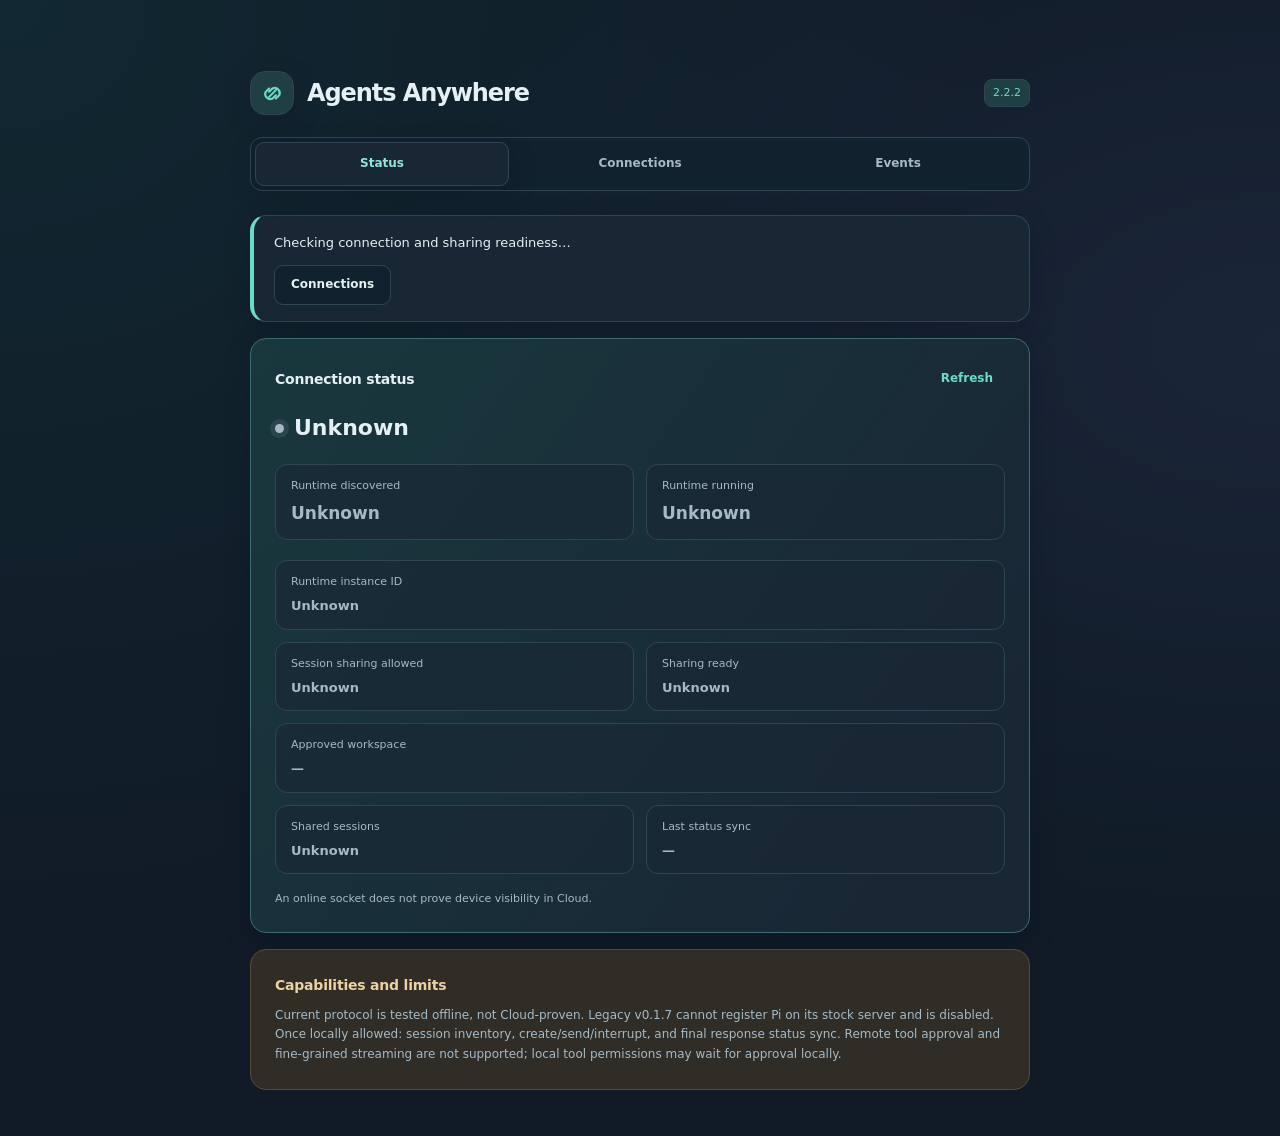
<file: plugins/adoin.panel.anywhere/renderer/index.html>
<!doctype html>
<html lang="en">
<head>
  <meta charset="UTF-8" />
  <meta name="viewport" content="width=device-width, initial-scale=1" />
  <meta name="pi-plugin-chrome" content="v3" />
  <!-- PI-Desktop owns exactly a transparent 46px drag band and a three-button
       window-control capsule. Fixed/sticky controls start at
       var(--pi-plugin-titlebar-height, 46px); no duplicate draggable titlebar. -->
  <title>Agents Anywhere</title>
  <script src="./appearance-boot.js"></script>
  <link rel="stylesheet" href="./panel.css" />
</head>
<body>
  <main>
    <header>
      <div class="brand"><span class="brandmark" aria-hidden="true"><svg viewBox="0 0 32 32" fill="none"><path d="M12 10l-4 4a6 6 0 008 8l4-4M20 22l4-4a6 6 0 00-8-8l-4 4M12 20l8-8" stroke="currentColor" stroke-width="2.5" stroke-linecap="round"/></svg></span><h1>Agents Anywhere</h1></div>
      <span class="badge">2.2.2</span>
    </header>
    <nav class="tabs" role="tablist" aria-label="Anywhere" aria-orientation="horizontal">
      <button id="tab-status" type="button" role="tab" aria-selected="true" aria-controls="panel-status" tabindex="0" data-i18n="tabStatus">Status</button>
      <button id="tab-connections" type="button" role="tab" aria-selected="false" aria-controls="panel-connections" tabindex="-1" data-i18n="tabConnections">Connections</button>
      <button id="tab-events" type="button" role="tab" aria-selected="false" aria-controls="panel-events" tabindex="-1" data-i18n="tabEvents">Events</button>
    </nav>
    <aside id="readiness" class="card readiness" aria-label="Sharing readiness">
      <div role="status" aria-live="polite">
        <p id="runtimeSetup" data-i18n="runtimeSetup" hidden>Device connected, runtime not running. In Anywhere → device, enable the existing Pi Desktop instance. If not configured: Available to add → Pi Desktop → Add, save its empty config, then enable it. First setup only; reconnect normally restores the configured active instance. Connector token cannot create runtime.</p>
        <p id="readinessMessage">Checking connection and sharing readiness…</p>
      </div>
      <button id="readinessAction" type="button" hidden></button>
    </aside>
    <div id="panel-status" role="tabpanel" aria-labelledby="tab-status" tabindex="0">
    <section class="card status-card" aria-labelledby="status-title">
      <div class="row"><h2 id="status-title" data-i18n="status">Connection status</h2><button id="refresh" type="button" data-i18n="refresh">Refresh</button></div>
      <p id="state" role="status"></p>
      <dl><div class="metric"><dt data-i18n="discovered">Runtime discovered</dt><dd id="discovered">—</dd></div><div class="metric"><dt data-i18n="running">Runtime running</dt><dd id="running">—</dd></div></dl>
      <dl class="sharing-status">
        <div class="metric wide"><dt data-i18n="runtimeId">Runtime instance ID</dt><dd id="runtimeId">—</dd></div>
        <div class="metric"><dt data-i18n="sharingEnabled">Session sharing allowed</dt><dd id="sharingEnabled">—</dd></div>
        <div class="metric"><dt data-i18n="sharingReady">Sharing ready</dt><dd id="sharingReady">—</dd></div>
        <div class="metric wide"><dt data-i18n="workspaceName">Approved workspace</dt><dd id="workspaceName">—</dd></div>
        <div class="metric"><dt data-i18n="sessionCount">Shared sessions</dt><dd id="sessionCount">—</dd></div>
        <div class="metric"><dt data-i18n="lastSyncAt">Last status sync</dt><dd id="lastSyncAt">—</dd></div>
      </dl>
      <p data-i18n="visibility">An online socket does not prove device visibility in Cloud.</p>
    </section>
      <aside class="card notes"><h2 data-i18n="boundaries">Capabilities and limits</h2><p data-i18n="verification">Current protocol is tested offline, not Cloud-proven. Legacy is disabled. Remote tool approval and fine-grained streaming are not supported; local permissions still apply.</p></aside>
    </div>
    <div id="panel-connections" role="tabpanel" aria-labelledby="tab-connections" tabindex="0" hidden>
    <form id="connection" class="card settings-card" autocomplete="off">
      <h2 data-i18n="settings">Connection settings</h2>
      <label for="command" data-i18n="command">Paste CLI command (parsed only, never executed)</label>
      <textarea id="command" rows="3" spellcheck="false" autocomplete="off" maxlength="8192"></textarea>
      <button id="parse" type="button" data-i18n="parse">Parse command</button>
      <div class="fields">
        <div class="wide"><label for="serverUrl" data-i18n="origin">Server origin (official or self-hosted HTTPS, optional port)</label><input id="serverUrl" type="url" value="https://web.agents-anywhere.com" required spellcheck="false" /></div>
        <div><label for="connectorId" data-i18n="connectorId">Connector ID</label><input id="connectorId" required spellcheck="false" /></div>
        <div><label for="connectorToken" data-i18n="token">Connector token</label><input id="connectorToken" type="password" autocomplete="new-password" required /></div>
        <div class="wide"><label for="profile" data-i18n="profile">Protocol profile</label><select id="profile"><option value="current">Current</option><option value="legacy" disabled>Legacy</option></select></div>
      </div>
      <fieldset class="saved-connection">
        <legend data-i18n="savedTitle">Saved connection</legend>
        <p data-i18n="savedHint">Address and ID are saved on Connect. Optionally encrypt the token with a password; the password is never saved. Upgrade in place; uninstall may remove plugin data.</p>
        <p id="savedState" role="status"></p>
        <label class="consent"><input id="useLocal" type="checkbox" /><span data-i18n="useLocal">Use token encrypted for this Windows account (no password)</span></label>
        <label class="consent"><input id="autoReconnect" type="checkbox" /><span data-i18n="autoReconnect">Encrypt locally and reconnect on startup, restoring only this approved sharing scope. Disconnect disables startup reconnect.</span></label>
        <label class="consent"><input id="useSaved" type="checkbox" /><span data-i18n="useSaved">Use the saved encrypted token</span></label>
        <label class="consent"><input id="rememberConnection" type="checkbox" /><span data-i18n="rememberConnection">Encrypt and remember the entered token</span></label>
        <label for="vaultPassword" data-i18n="vaultPassword">Encryption / unlock password (at least 12 characters)</label>
        <input id="vaultPassword" type="password" autocomplete="off" maxlength="1024" />
        <label class="consent"><input id="forgetConsent" type="checkbox" /><span data-i18n="forgetConsent">Disconnect and forget saved connection only; keep session mappings</span></label>
        <button id="forgetConnection" type="button" data-i18n="forgetConnection" disabled>Forget saved connection</button>
      </fieldset>
      <fieldset class="saved-connection project-scope" aria-describedby="projectsHelp">
        <legend data-i18n="projectsTitle">Sharing scope</legend>
        <input id="useProjects" type="checkbox" hidden aria-hidden="true" tabindex="-1" />
        <div class="scope-options">
          <label class="scope-option"><input id="scopeCurrent" type="radio" name="sharingScope" value="current" checked /><span data-i18n="scopeCurrent">Current workspace</span></label>
          <label class="scope-option"><input id="scopeProjects" type="radio" name="sharingScope" value="projects" /><span data-i18n="scopeProjects">Selected saved projects</span></label>
        </div>
        <p id="scopeHelp"></p>
        <p id="projectsHelp" data-i18n="projectsHelp">Load local saved projects, then select up to 32. On Connect, with sharing consent, paths, titles and conversation text are uploaded. Empty projects appear remotely only after a real session exists. New projects are not automatically selected. Changes apply only on reconnect; Disconnect to revoke immediately.</p>
        <div class="actions project-actions">
          <button id="loadProjects" type="button" data-i18n="loadProjects">Load saved projects</button>
          <button id="selectAllProjects" type="button" data-i18n="selectAllProjects" disabled>Select all</button>
          <button id="clearProjects" type="button" data-i18n="clearProjects" disabled>Clear selection</button>
        </div>
        <p id="projectsState" role="status" aria-live="polite"></p>
        <p id="projectsCount" role="status" aria-live="polite"></p>
        <div id="projectsList" class="project-list"></div>
      </fieldset>
      <label class="consent"><input id="shareSessions" type="checkbox" /><span data-i18n="shareSessions">Share paths, titles and conversation text in the scope selected above; allow remote create/send/interrupt under existing session permissions.</span></label>
      <p data-i18n="applyHint">Changes take effect only when you connect again. Disconnect to revoke immediately.</p>
      <label class="consent"><input id="consent" type="checkbox" /><span data-i18n="consent">I trust the server origin entered above and allow sending my Connector credentials to it. Sharing requires the separate consent above.</span></label>
      <div class="actions"><button id="connect" type="submit" data-i18n="connect" disabled>Connect / apply sharing</button><button id="disconnect" type="button" data-i18n="disconnect">Disconnect</button></div>
      <p id="message" role="alert"></p>
    </form>
      <aside class="card notes"><h2 data-i18n="connectionSafety">Connection safety</h2><p data-i18n="security">Requires PI-Desktop 0.18.0+. Approve net.anyHost when installing/updating; it is an arbitrary-host grant, not a per-domain prompt. Enter a trusted direct HTTPS origin without /api/v2 or proxy subpaths. Authentication and uploads refuse redirects; TLS checks remain enabled. No automatic connection after restart.</p></aside>
    </div>
    <div id="panel-events" role="tabpanel" aria-labelledby="tab-events" tabindex="0" hidden>
    <section class="card logs-card">
      <div class="row"><h2 data-i18n="logs">Connection events</h2><button id="diagnostics" type="button" data-i18n="diagnostics">Generate diagnostic report / 生成诊断报告</button></div>
      <p data-i18n="logPrivacy">Only recognized event codes and bounded diagnostic details are shown; credentials are excluded.</p>
      <ul id="logs"><li>Panel initializing. Reload the plugin if this persists. / 面板初始化中，若长时间不变请重新加载插件。</li></ul>
      <label for="report" data-i18n="reportLabel">Diagnostic report / 诊断报告</label>
      <textarea id="report" rows="9" readonly hidden spellcheck="false"></textarea>
      <p data-i18n="reportHint">Select and copy with Ctrl+C. No credentials are included. / 全选后按 Ctrl+C 复制，不含凭据。</p>
    </section>
    </div>
  </main>
  <script src="./appearance.js"></script>
  <script src="../src/connection-input.js"></script>
  <script src="./panel.js"></script>
</body>
</html>
</file>
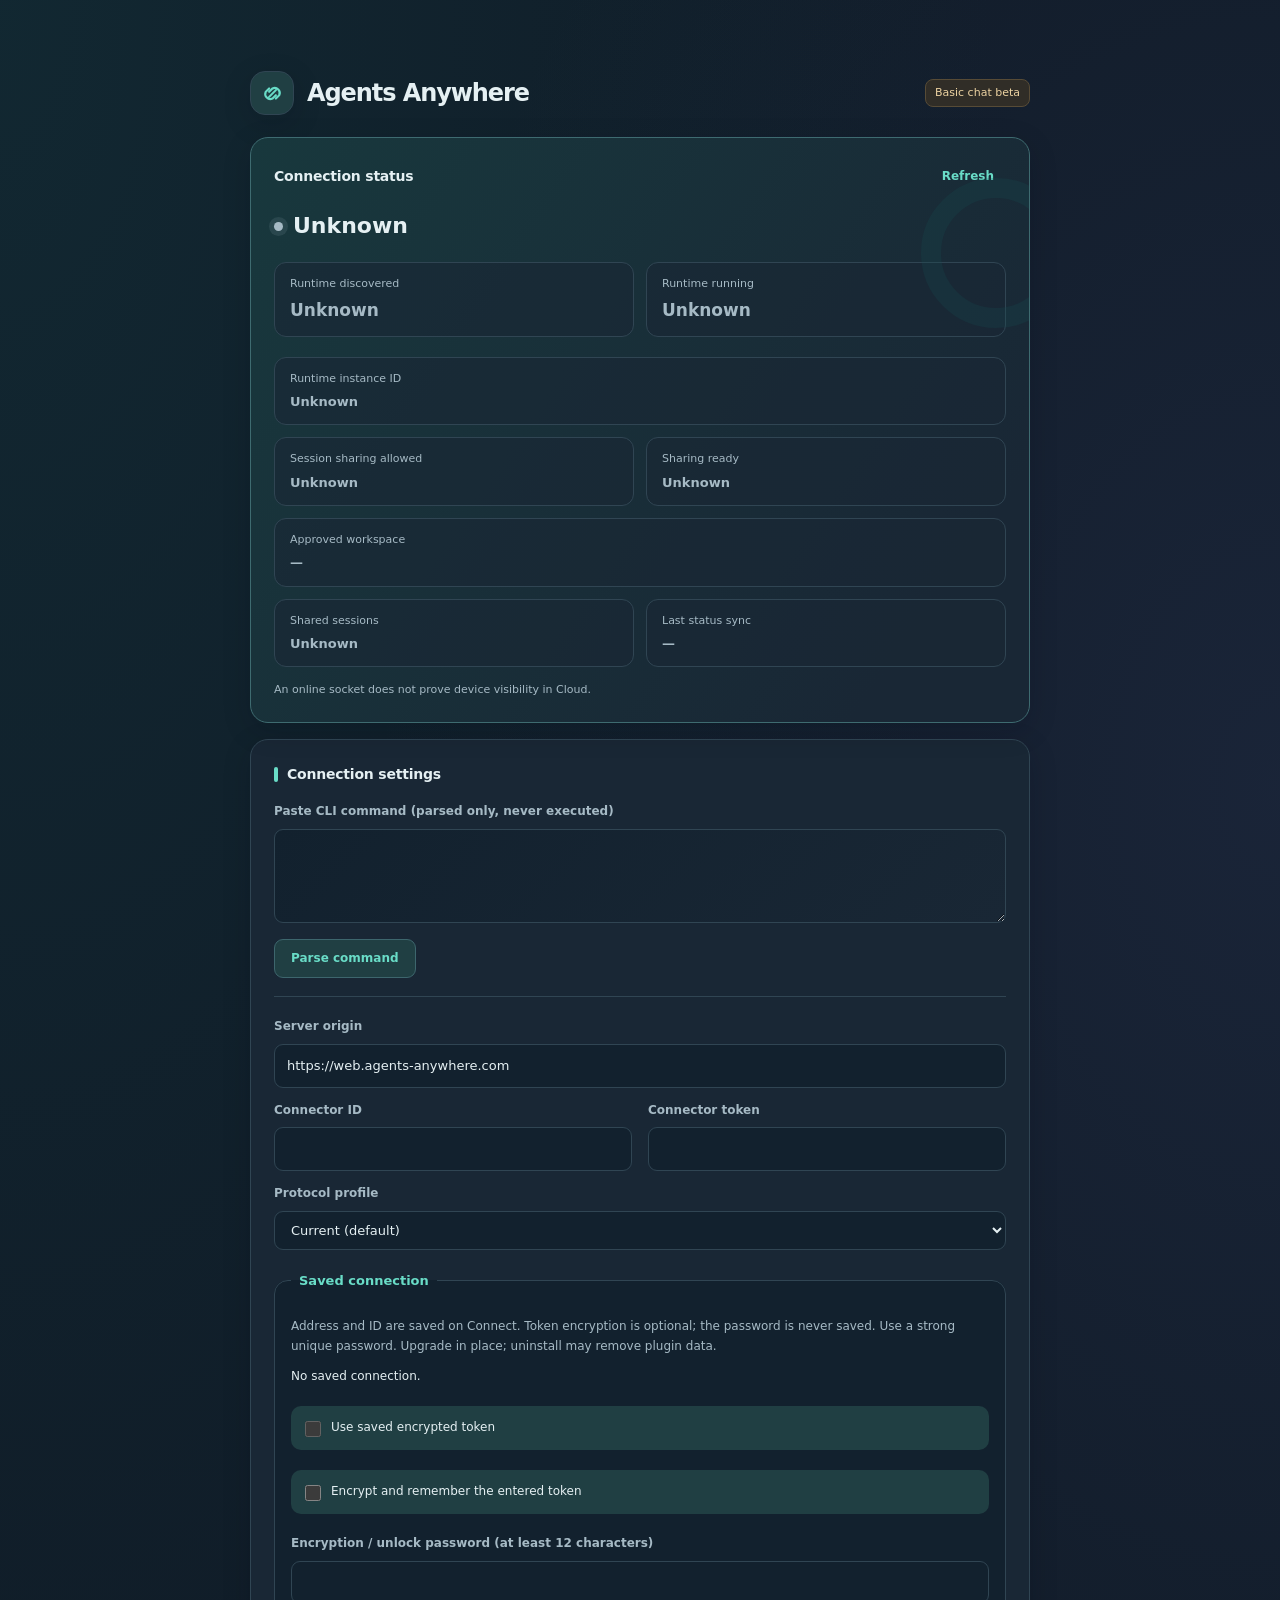
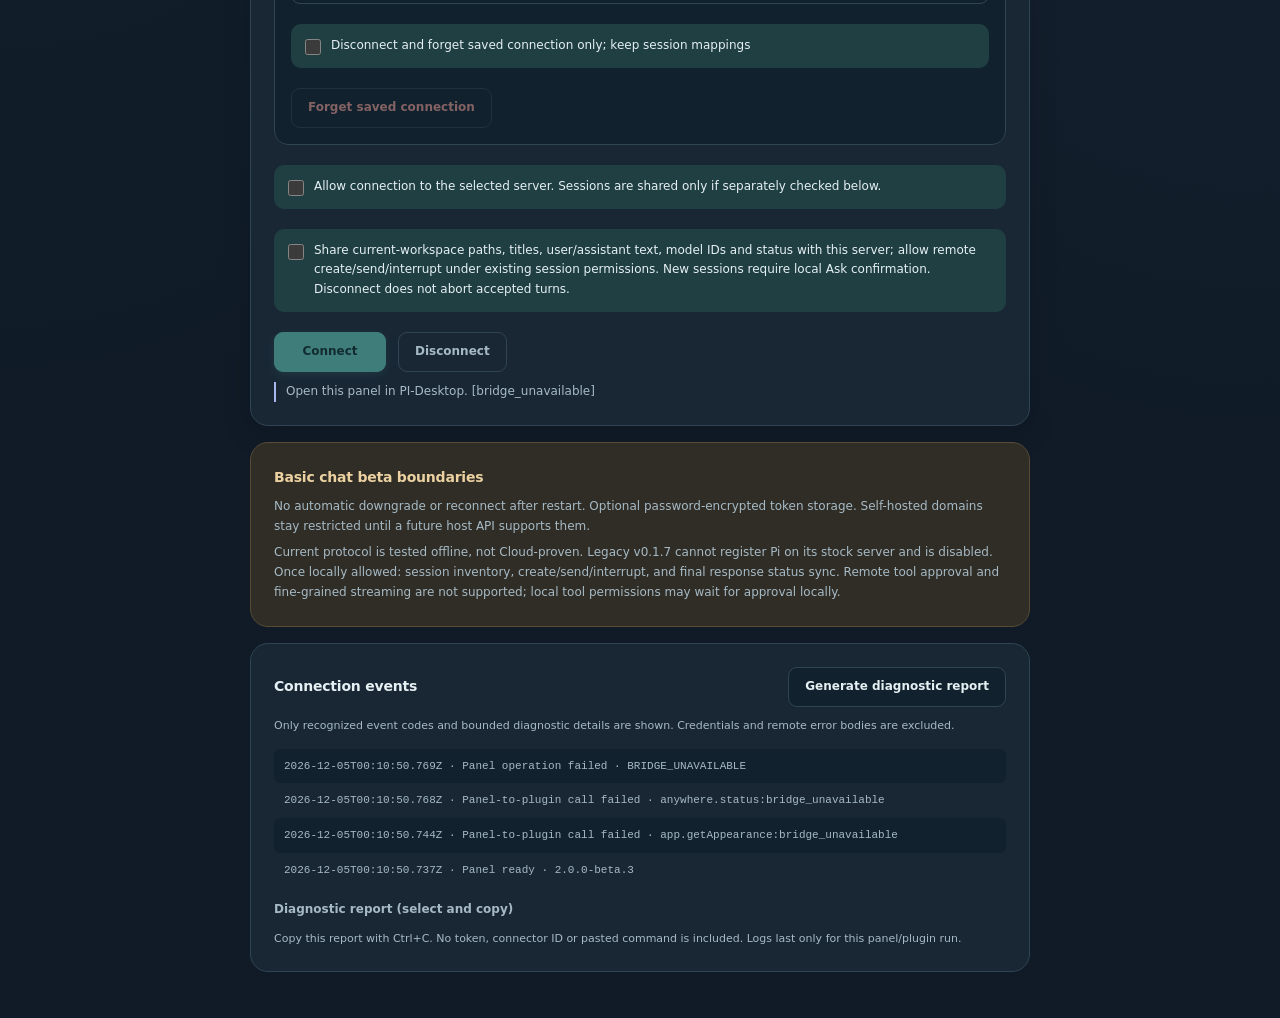
<file: plugins/pi.agents-anywhere/renderer/index.html>
<!doctype html>
<html lang="en">
<head>
  <meta charset="UTF-8" />
  <meta name="viewport" content="width=device-width, initial-scale=1" />
  <meta name="pi-plugin-chrome" content="v3" />
  <!-- PI-Desktop owns exactly a transparent 46px drag band and a three-button
       window-control capsule. Fixed/sticky controls start at
       var(--pi-plugin-titlebar-height, 46px); no duplicate draggable titlebar. -->
  <title>Agents Anywhere</title>
  <script src="./appearance-boot.js"></script>
  <link rel="stylesheet" href="./panel.css" />
</head>
<body>
  <main>
    <header>
      <div class="brand"><span class="brandmark" aria-hidden="true"><svg viewBox="0 0 32 32" fill="none"><path d="M12 10l-4 4a6 6 0 008 8l4-4M20 22l4-4a6 6 0 00-8-8l-4 4M12 20l8-8" stroke="currentColor" stroke-width="2.5" stroke-linecap="round"/></svg></span><h1>Agents Anywhere</h1></div>
      <span class="badge" data-i18n="stage">Basic chat beta</span>
    </header>
    <section class="card status-card" aria-labelledby="status-title">
      <div class="row"><h2 id="status-title" data-i18n="status">Connection status</h2><button id="refresh" type="button" data-i18n="refresh">Refresh</button></div>
      <p id="state" role="status"></p>
      <dl><div class="metric"><dt data-i18n="discovered">Runtime discovered</dt><dd id="discovered">—</dd></div><div class="metric"><dt data-i18n="running">Runtime running</dt><dd id="running">—</dd></div></dl>
      <dl class="sharing-status">
        <div class="metric wide"><dt data-i18n="runtimeId">Runtime instance ID</dt><dd id="runtimeId">—</dd></div>
        <div class="metric"><dt data-i18n="sharingEnabled">Session sharing allowed</dt><dd id="sharingEnabled">—</dd></div>
        <div class="metric"><dt data-i18n="sharingReady">Sharing ready</dt><dd id="sharingReady">—</dd></div>
        <div class="metric wide"><dt data-i18n="workspaceName">Approved workspace</dt><dd id="workspaceName">—</dd></div>
        <div class="metric"><dt data-i18n="sessionCount">Shared sessions</dt><dd id="sessionCount">—</dd></div>
        <div class="metric"><dt data-i18n="lastSyncAt">Last status sync</dt><dd id="lastSyncAt">—</dd></div>
      </dl>
      <p id="runtimeSetup" data-i18n="runtimeSetup" hidden>In Anywhere Web/desktop device settings, add the Pi runtime instance, save its empty config, then enable it. Discovery alone does not create an instance.</p>
      <p data-i18n="visibility">An online socket does not prove device visibility in Cloud.</p>
    </section>
    <form id="connection" class="card settings-card" autocomplete="off">
      <h2 data-i18n="settings">Connection settings</h2>
      <label for="command" data-i18n="command">Paste CLI command (parsed only, never executed)</label>
      <textarea id="command" rows="3" spellcheck="false" autocomplete="off" maxlength="8192"></textarea>
      <button id="parse" type="button" data-i18n="parse">Parse command</button>
      <div class="fields">
        <div class="wide"><label for="serverUrl" data-i18n="origin">Server origin</label><input id="serverUrl" type="url" value="https://web.agents-anywhere.com" required spellcheck="false" /></div>
        <div><label for="connectorId" data-i18n="connectorId">Connector ID</label><input id="connectorId" required spellcheck="false" /></div>
        <div><label for="connectorToken" data-i18n="token">Connector token</label><input id="connectorToken" type="password" autocomplete="new-password" required /></div>
        <div class="wide"><label for="profile" data-i18n="profile">Protocol profile</label><select id="profile"><option value="current">Current</option><option value="legacy" disabled>Legacy</option></select></div>
      </div>
      <fieldset class="saved-connection">
        <legend data-i18n="savedTitle">Saved connection</legend>
        <p data-i18n="savedHint">Address and ID are saved on Connect. Optionally encrypt the token with a password; the password is never saved. Upgrade in place; uninstall may remove plugin data.</p>
        <p id="savedState" role="status"></p>
        <label class="consent"><input id="useSaved" type="checkbox" /><span data-i18n="useSaved">Use the saved encrypted token</span></label>
        <label class="consent"><input id="rememberConnection" type="checkbox" /><span data-i18n="rememberConnection">Encrypt and remember the entered token</span></label>
        <label for="vaultPassword" data-i18n="vaultPassword">Encryption / unlock password (at least 12 characters)</label>
        <input id="vaultPassword" type="password" autocomplete="off" maxlength="1024" />
        <label class="consent"><input id="forgetConsent" type="checkbox" /><span data-i18n="forgetConsent">Disconnect and forget saved connection only; keep session mappings</span></label>
        <button id="forgetConnection" type="button" data-i18n="forgetConnection" disabled>Forget saved connection</button>
      </fieldset>
      <label class="consent"><input id="consent" type="checkbox" /><span data-i18n="consent">Allow connection to the selected server. Sessions are shared only if separately checked below.</span></label>
      <label class="consent"><input id="shareSessions" type="checkbox" /><span data-i18n="shareSessions">Share sessions in the currently open workspace and allow remote create/send/interrupt. Conversation text will be sent to this server; Pi local tool permissions still apply.</span></label>
      <div class="actions"><button id="connect" type="submit" data-i18n="connect" disabled>Connect</button><button id="disconnect" type="button" data-i18n="disconnect">Disconnect</button></div>
      <p id="message" role="alert"></p>
    </form>
    <section class="card notes"><h2 data-i18n="boundaries">Basic chat beta boundaries</h2><p data-i18n="security">No automatic downgrade or reconnect after restart. Optional password-encrypted token storage. Self-hosted servers remain restricted by the manifest allowlist.</p><p data-i18n="verification">Current protocol is tested offline, not Cloud-proven. Legacy v0.1.7 cannot register Pi and is disabled. Once locally allowed: session inventory, create/send/interrupt, and final response status sync. Remote tool approval and fine-grained streaming are not supported; local tool permissions may wait for approval locally.</p></section>
    <section class="card logs-card">
      <div class="row"><h2 data-i18n="logs">Connection events</h2><button id="diagnostics" type="button" data-i18n="diagnostics">Generate diagnostic report / 生成诊断报告</button></div>
      <p data-i18n="logPrivacy">Only recognized event codes and bounded diagnostic details are shown; credentials are excluded.</p>
      <ul id="logs"><li>Panel initializing. Reload the plugin if this persists. / 面板初始化中，若长时间不变请重新加载插件。</li></ul>
      <label for="report" data-i18n="reportLabel">Diagnostic report / 诊断报告</label>
      <textarea id="report" rows="9" readonly hidden spellcheck="false"></textarea>
      <p data-i18n="reportHint">Select and copy with Ctrl+C. No credentials are included. / 全选后按 Ctrl+C 复制，不含凭据。</p>
    </section>
  </main>
  <script src="./appearance.js"></script>
  <script src="../src/connection-input.js"></script>
  <script src="./panel.js"></script>
</body>
</html>
</file>
<file: plugins/adoin.panel.anywhere/renderer/panel.css>
:root, :root[data-theme="dark"] {
  color-scheme: dark;
  --bg: #101b27;
  --surface: #192735;
  --field: #12212e;
  --fg: #e5f0f3;
  --muted: #a6bac5;
  --border: #304553;
  --accent: #69dcc7;
  --accent-strong: #91e7d6;
  --accent-soft: #203f43;
  --accent-ink: #0c302d;
  --indigo: #a7b8ef;
  --glow: #174e5140;
  --glow-secondary: #444d8130;
  --status-bg: #18383d;
  --note-bg: #302d27;
  --note-border: #574b36;
  --note-fg: #ecd2a1;
  --danger: #ffa99d;
  --success: #73dfb5;
  --shadow: 0 8px 28px #030d152b;
}
:root[data-theme="light"] {
  color-scheme: light;
  --bg: #edf3f2;
  --surface: #ffffff;
  --field: #f7faf9;
  --fg: #1b3540;
  --muted: #526c78;
  --border: #d8e4e3;
  --accent: #14786b;
  --accent-strong: #0a5f55;
  --accent-soft: #e5f4ef;
  --accent-ink: #ffffff;
  --indigo: #586ba1;
  --glow: #9ddcd440;
  --glow-secondary: #bac7ea33;
  --status-bg: #e7f4ef;
  --note-bg: #fbf6eb;
  --note-border: #e8dcc0;
  --note-fg: #79602d;
  --danger: #b34639;
  --success: #147852;
  --shadow: 0 8px 28px #274a5210;
}
* { box-sizing: border-box; }
[hidden] { display: none !important; }
body {
  margin: 0;
  min-height: 100vh;
  background: radial-gradient(ellipse at 0 0, var(--glow), transparent 55%),
    radial-gradient(ellipse at 100% 30%, var(--glow-secondary), transparent 50%), var(--bg);
  color: var(--fg);
  font: 13px/1.65 "Segoe UI", system-ui, sans-serif;
  padding: var(--pi-plugin-titlebar-height, 46px) 22px 30px;
}
main { max-width: 780px; margin: 0 auto; }
header, .row, .actions { display: flex; align-items: center; justify-content: space-between; gap: 12px; flex-wrap: wrap; }
header { padding: 25px 0 22px; gap: 14px; }
.brand { display: flex; align-items: center; gap: 13px; min-width: 0; }
.brandmark {
  display: grid; place-items: center; width: 44px; height: 44px; flex: 0 0 auto;
  border: 1px solid var(--border); border-radius: 15px;
  color: var(--accent); background: var(--accent-soft); box-shadow: var(--shadow);
}
.brandmark svg { width: 27px; height: 27px; }
h1 { font-size: clamp(19px, 3.5vw, 24px); font-weight: 650; margin: 0; letter-spacing: -.045em; line-height: 1.2; }
h2 { font-size: 14px; font-weight: 650; margin: 0 0 16px; letter-spacing: -.015em; }
.row h2 { margin: 0; }
.badge { font-size: 11px; border: 1px solid var(--border); border-radius: 8px; padding: 4px 8px; color: var(--accent); background: var(--accent-soft); }
.tabs { display: grid; grid-template-columns: repeat(3, minmax(0, 1fr)); gap: 4px; padding: 4px; margin-bottom: 24px; border: 1px solid var(--border); border-radius: 12px; background: var(--field); }
.tabs button { min-width: 0; min-height: 44px; padding: 8px; background: transparent; border-color: transparent; color: var(--muted); overflow-wrap: anywhere; }
.tabs button[aria-selected="true"] { color: var(--accent-strong); border-color: var(--border); background: var(--surface); box-shadow: var(--shadow); }
[role="tabpanel"] { min-width: 0; }
[role="tabpanel"] > .card { animation: panel-enter 180ms cubic-bezier(.2,.8,.2,1) both; }
[role="tabpanel"] > .card:nth-child(2) { animation-delay: 35ms; }
@keyframes panel-enter { from { opacity: 0; transform: translateY(4px); } to { opacity: 1; transform: translateY(0); } }
.card { background: var(--surface); border: 1px solid var(--border); border-radius: 16px; padding: 24px; margin-bottom: 16px; box-shadow: var(--shadow); }
.status-card { background: linear-gradient(125deg, var(--status-bg), var(--surface) 85%); border-color: color-mix(in srgb, var(--accent) 25%, var(--border)); }
p { color: var(--muted); margin: 10px 0 0; overflow-wrap: anywhere; }
#state { display: flex; align-items: center; gap: 10px; color: var(--fg); font-weight: 650; font-size: 22px; line-height: 1.4; margin-top: 18px; }
#state::before { content: ""; width: 9px; height: 9px; flex: 0 0 auto; border-radius: 50%; background: var(--muted); box-shadow: 0 0 0 5px color-mix(in srgb, var(--muted) 12%, transparent); }
#state[data-state="online"] { color: var(--success); }
#state[data-state="online"]::before { background: var(--success); box-shadow: 0 0 0 5px color-mix(in srgb, var(--success) 13%, transparent); }
#state:is([data-state="connecting"], [data-state="reconnecting"]) { color: var(--accent); }
#state:is([data-state="connecting"], [data-state="reconnecting"])::before { background: var(--accent); animation: breathe 1.8s ease-in-out infinite; }
#state:is([data-state="authentication_failed"], [data-state="protocol_incompatible"], [data-state="network_error"], [data-state="ownership_conflict"]) { color: var(--danger); }
#state:is([data-state="authentication_failed"], [data-state="protocol_incompatible"], [data-state="network_error"], [data-state="ownership_conflict"])::before { background: var(--danger); }
dl { display: grid; grid-template-columns: repeat(2, minmax(0, 1fr)); gap: 12px; margin: 20px 0 16px; }
.metric { padding: 12px 15px; border: 1px solid var(--border); border-radius: 12px; background: color-mix(in srgb, var(--surface) 65%, transparent); }
dt { color: var(--muted); font-size: 11px; }
dd { margin: 4px 0 0; font-size: 17px; font-weight: 600; color: var(--muted); overflow-wrap: anywhere; }
dd[data-active="true"] { color: var(--success); }
.sharing-status .metric { min-width: 0; }
.sharing-status dd { font-size: 13px; overflow-wrap: anywhere; }
#runtimeSetup { border-left: 2px solid var(--accent); padding-left: 10px; }
.status-card > p:last-child { font-size: 11px; max-width: 95%; }
.settings-card > h2 { display: flex; align-items: center; gap: 9px; }
.settings-card > h2::before { content: ""; width: 4px; height: 15px; border-radius: 3px; background: var(--accent); }
label { display: block; margin: 13px 0 7px; color: var(--muted); font-size: 12px; font-weight: 550; }
input, textarea, select, button { font: inherit; color: var(--fg); background: var(--field); border: 1px solid var(--border); border-radius: 9px; transition: border-color .16s, background-color .16s, box-shadow .16s; }
input:not([type="checkbox"]):not([type="radio"]), textarea, select { width: 100%; min-width: 0; padding: 10px 12px; }
input:not([type="checkbox"]):not([type="radio"]):hover, textarea:hover, select:hover { border-color: color-mix(in srgb, var(--accent) 50%, var(--border)); }
textarea { resize: vertical; min-height: 94px; font-family: ui-monospace, Consolas, monospace; font-size: 12px; line-height: 1.6; background: linear-gradient(135deg, var(--field), var(--surface)); }
button { padding: 9px 16px; min-height: 38px; cursor: pointer; font-size: 12px; font-weight: 600; }
button:hover:not(:disabled) { border-color: var(--accent); color: var(--accent-strong); background: var(--accent-soft); }
button:active:not(:disabled) { transform: translateY(1px); }
button:disabled { opacity: .48; cursor: not-allowed; }
:focus-visible { outline: 2px solid var(--accent); outline-offset: 3px; }
#refresh { min-height: 30px; padding: 5px 11px; border-color: transparent; background: transparent; color: var(--accent); }
#parse { margin-top: 9px; color: var(--accent); background: var(--accent-soft); border-color: color-mix(in srgb, var(--accent) 22%, var(--border)); }
.fields { display: grid; grid-template-columns: repeat(2, minmax(0, 1fr)); gap: 0 16px; margin: 16px 0; padding-top: 8px; border-top: 1px solid var(--border); }
.fields > div { min-width: 0; }
.wide { grid-column: 1 / -1; min-width: 0; }
.consent { display: flex; align-items: flex-start; gap: 10px; margin: 20px 0; padding: 12px 14px; border-radius: 10px; background: var(--accent-soft); color: var(--fg); font-weight: 400; }
.consent input { width: 16px; height: 16px; margin: 3px 0 0; flex-shrink: 0; accent-color: var(--accent); }
.actions { justify-content: flex-start; }
#connect { min-width: 112px; border-color: var(--accent); background: var(--accent); color: var(--accent-ink); box-shadow: 0 3px 10px color-mix(in srgb, var(--accent) 18%, transparent); }
#connect:hover:not(:disabled) { background: var(--accent-strong); border-color: var(--accent-strong); }
#disconnect { background: transparent; color: var(--muted); }
#message { border-left: 2px solid var(--indigo); padding-left: 10px; font-size: 12px; }
#message:empty { display: none; }
.notes { background: var(--note-bg); border-color: var(--note-border); box-shadow: none; font-size: 12px; }
.notes h2 { color: var(--note-fg); margin-bottom: 8px; }
.notes p { margin-top: 7px; }
.logs-card { box-shadow: none; }
.logs-card > p { font-size: 11px; }
#logs { list-style: none; padding: 0; margin: 14px 0 0; max-height: 180px; overflow: auto; color: var(--muted); font: 11px/1.7 ui-monospace, Consolas, monospace; }
#logs li { padding: 8px 10px; border-radius: 6px; overflow-wrap: anywhere; }
#logs li:nth-child(odd) { background: var(--field); }
@keyframes breathe { 50% { box-shadow: 0 0 0 7px color-mix(in srgb, var(--accent) 8%, transparent); } }
@media (max-width: 480px) {
  body { padding-left: 12px; padding-right: 12px; }
  header { padding: 20px 2px; }
  .card { padding: 16px; border-radius: 12px; }
  .fields { grid-template-columns: 1fr; }
  #state { font-size: 19px; }
  .metric { padding: 10px; }
}
@media (prefers-reduced-motion: reduce) {
  *, *::before, *::after { animation: none !important; transition: none !important; }
  button:active:not(:disabled) { transform: none; }
}

.saved-connection { min-width: 0; margin: 20px 0; padding: 16px; border: 1px solid var(--border); border-radius: 14px; background: var(--field); }
.saved-connection legend { padding: 0 8px; color: var(--accent); font-weight: 600; }
.saved-connection p { color: var(--muted); font-size: 12px; line-height: 1.65; overflow-wrap: anywhere; }
.saved-connection #savedState { color: var(--fg); }
.saved-connection input[type="password"] { width: 100%; }
.saved-connection #forgetConnection { color: var(--danger); }

.project-actions { margin-top: 16px; gap: 8px; }
.project-list { display: grid; grid-template-columns: minmax(0, 1fr); gap: 8px; margin-top: 12px; }
.project-option { display: grid; grid-template-columns: 16px minmax(0, 1fr); align-items: start; gap: 12px; margin: 0; padding: 12px; border: 1px solid var(--border); border-radius: 8px; cursor: pointer; }
.project-option input { width: 16px; height: 16px; margin: 4px 0 0; accent-color: var(--accent); }
.project-option strong, .project-option span { display: block; min-width: 0; overflow-wrap: anywhere; }
.project-option strong { color: var(--fg); }
.project-option:has(input:checked) { background: var(--accent-soft); border-color: var(--accent); }
.project-option:hover { border-color: var(--accent); }
.project-option:has(input:disabled) { opacity: .6; cursor: not-allowed; }
#projectsCount { color: var(--accent); font-variant-numeric: tabular-nums; }
.readiness { padding: 16px 20px; border-left: 4px solid var(--accent); }
.readiness p { margin: 0; color: var(--fg); }
.readiness button { margin-top: 12px; }
.readiness[data-state="setup"] { background: var(--note-bg); border-color: var(--note-border); }
.readiness[data-state="setup"] p { color: var(--note-fg); font-weight: 600; }
.readiness[data-state="readinessNetwork"] { border-left-color: var(--danger); }
.readiness #runtimeSetup { border: 0; padding: 0; }
.scope-options { display: grid; grid-template-columns: repeat(auto-fit, minmax(min(100%, 200px), 1fr)); gap: 8px; }
.scope-option { display: flex; align-items: flex-start; gap: 8px; min-width: 0; margin: 0; padding: 12px; border: 1px solid var(--border); border-radius: 8px; cursor: pointer; }
.scope-option span { min-width: 0; overflow-wrap: anywhere; }
.scope-option input { width: 16px; height: 16px; flex: 0 0 16px; margin: 2px 0 0; accent-color: var(--accent); }
.scope-option:has(input:checked) { color: var(--fg); background: var(--accent-soft); border-color: var(--accent); }
.scope-option:hover { border-color: var(--accent); }
#scopeHelp { color: var(--fg); }
.project-list[data-inactive="true"] .project-option { border-style: dashed; background: transparent; }
.project-list[data-inactive="true"] .project-option:has(input:checked) { border-color: var(--border); }
</file>
<file: plugins/pi.agents-anywhere/renderer/panel.css>
:root, :root[data-theme="dark"] {
  color-scheme: dark;
  --bg: #101b27;
  --surface: #192735;
  --field: #12212e;
  --fg: #e5f0f3;
  --muted: #a6bac5;
  --border: #304553;
  --accent: #69dcc7;
  --accent-strong: #91e7d6;
  --accent-soft: #203f43;
  --accent-ink: #0c302d;
  --indigo: #a7b8ef;
  --glow: #174e5140;
  --glow-secondary: #444d8130;
  --status-bg: #18383d;
  --note-bg: #302d27;
  --note-border: #574b36;
  --note-fg: #ecd2a1;
  --danger: #ffa99d;
  --success: #73dfb5;
  --shadow: 0 8px 28px #030d152b;
}
:root[data-theme="light"] {
  color-scheme: light;
  --bg: #edf3f2;
  --surface: #ffffff;
  --field: #f7faf9;
  --fg: #1b3540;
  --muted: #526c78;
  --border: #d8e4e3;
  --accent: #14786b;
  --accent-strong: #0a5f55;
  --accent-soft: #e5f4ef;
  --accent-ink: #ffffff;
  --indigo: #586ba1;
  --glow: #9ddcd440;
  --glow-secondary: #bac7ea33;
  --status-bg: #e7f4ef;
  --note-bg: #fbf6eb;
  --note-border: #e8dcc0;
  --note-fg: #79602d;
  --danger: #b34639;
  --success: #147852;
  --shadow: 0 8px 28px #274a5210;
}
* { box-sizing: border-box; }
body {
  margin: 0;
  min-height: 100vh;
  background: radial-gradient(ellipse at 0 0, var(--glow), transparent 55%),
    radial-gradient(ellipse at 100% 30%, var(--glow-secondary), transparent 50%), var(--bg);
  color: var(--fg);
  font: 13px/1.65 "Segoe UI", system-ui, sans-serif;
  padding: var(--pi-plugin-titlebar-height, 46px) 22px 30px;
}
main { max-width: 780px; margin: 0 auto; }
header, .row, .actions { display: flex; align-items: center; justify-content: space-between; gap: 12px; flex-wrap: wrap; }
header { padding: 25px 0 22px; gap: 14px; }
.brand { display: flex; align-items: center; gap: 13px; min-width: 0; }
.brandmark {
  display: grid; place-items: center; width: 44px; height: 44px; flex: 0 0 auto;
  border: 1px solid var(--border); border-radius: 15px;
  color: var(--accent); background: var(--accent-soft); box-shadow: var(--shadow);
}
.brandmark svg { width: 27px; height: 27px; }
h1 { font-size: clamp(19px, 3.5vw, 24px); font-weight: 650; margin: 0; letter-spacing: -.045em; line-height: 1.2; }
h2 { font-size: 14px; font-weight: 650; margin: 0 0 16px; letter-spacing: -.015em; }
.row h2 { margin: 0; }
.badge { font-size: 11px; border: 1px solid var(--note-border); border-radius: 8px; padding: 4px 9px; color: var(--note-fg); background: var(--note-bg); }
.card { background: var(--surface); border: 1px solid var(--border); border-radius: 18px; padding: 23px; margin-bottom: 16px; box-shadow: var(--shadow); }
.status-card { background: linear-gradient(125deg, var(--status-bg), var(--surface) 85%); border-color: color-mix(in srgb, var(--accent) 25%, var(--border)); position: relative; overflow: hidden; }
.status-card::after { content: ""; position: absolute; width: 110px; height: 110px; right: -42px; top: 40px; border: 20px solid var(--glow); border-radius: 50%; pointer-events: none; }
p { color: var(--muted); margin: 10px 0 0; overflow-wrap: anywhere; }
#state { display: flex; align-items: center; gap: 10px; color: var(--fg); font-weight: 650; font-size: 22px; line-height: 1.4; margin-top: 18px; }
#state::before { content: ""; width: 9px; height: 9px; flex: 0 0 auto; border-radius: 50%; background: var(--muted); box-shadow: 0 0 0 5px color-mix(in srgb, var(--muted) 12%, transparent); }
#state[data-state="online"] { color: var(--success); }
#state[data-state="online"]::before { background: var(--success); box-shadow: 0 0 0 5px color-mix(in srgb, var(--success) 13%, transparent); }
#state:is([data-state="connecting"], [data-state="reconnecting"]) { color: var(--accent); }
#state:is([data-state="connecting"], [data-state="reconnecting"])::before { background: var(--accent); animation: breathe 1.8s ease-in-out infinite; }
#state:is([data-state="authentication_failed"], [data-state="protocol_incompatible"], [data-state="network_error"], [data-state="ownership_conflict"]) { color: var(--danger); }
#state:is([data-state="authentication_failed"], [data-state="protocol_incompatible"], [data-state="network_error"], [data-state="ownership_conflict"])::before { background: var(--danger); }
dl { display: grid; grid-template-columns: 1fr 1fr; gap: 12px; margin: 20px 0 14px; }
.metric { padding: 12px 15px; border: 1px solid var(--border); border-radius: 12px; background: color-mix(in srgb, var(--surface) 65%, transparent); }
dt { color: var(--muted); font-size: 11px; }
dd { margin: 3px 0 0; font-size: 17px; font-weight: 600; color: var(--muted); }
dd[data-active="true"] { color: var(--success); }
.sharing-status .metric { min-width: 0; }
.sharing-status dd { font-size: 13px; overflow-wrap: anywhere; }
#runtimeSetup { border-left: 2px solid var(--accent); padding-left: 10px; }
.status-card > p:last-child { font-size: 11px; max-width: 95%; }
.settings-card > h2 { display: flex; align-items: center; gap: 9px; }
.settings-card > h2::before { content: ""; width: 4px; height: 15px; border-radius: 3px; background: var(--accent); }
label { display: block; margin: 13px 0 7px; color: var(--muted); font-size: 12px; font-weight: 550; }
input, textarea, select, button { font: inherit; color: var(--fg); background: var(--field); border: 1px solid var(--border); border-radius: 9px; transition: border-color .16s, background-color .16s, box-shadow .16s; }
input:not([type="checkbox"]), textarea, select { width: 100%; min-width: 0; padding: 10px 12px; }
input:not([type="checkbox"]):hover, textarea:hover, select:hover { border-color: color-mix(in srgb, var(--accent) 50%, var(--border)); }
textarea { resize: vertical; min-height: 94px; font-family: ui-monospace, Consolas, monospace; font-size: 12px; line-height: 1.6; background: linear-gradient(135deg, var(--field), var(--surface)); }
button { padding: 9px 16px; min-height: 38px; cursor: pointer; font-size: 12px; font-weight: 600; }
button:hover:not(:disabled) { border-color: var(--accent); color: var(--accent-strong); background: var(--accent-soft); }
button:active:not(:disabled) { transform: translateY(1px); }
button:disabled { opacity: .48; cursor: not-allowed; }
:focus-visible { outline: 2px solid var(--accent); outline-offset: 3px; }
#refresh { min-height: 30px; padding: 5px 11px; border-color: transparent; background: transparent; color: var(--accent); }
#parse { margin-top: 9px; color: var(--accent); background: var(--accent-soft); border-color: color-mix(in srgb, var(--accent) 22%, var(--border)); }
.fields { display: grid; grid-template-columns: 1fr 1fr; gap: 0 16px; margin: 18px 0; padding-top: 7px; border-top: 1px solid var(--border); }
.wide { grid-column: 1 / -1; min-width: 0; }
.consent { display: flex; align-items: flex-start; gap: 10px; margin: 20px 0; padding: 12px 14px; border-radius: 10px; background: var(--accent-soft); color: var(--fg); font-weight: 400; }
.consent input { width: 16px; height: 16px; margin: 3px 0 0; flex-shrink: 0; accent-color: var(--accent); }
.actions { justify-content: flex-start; }
#connect { min-width: 112px; border-color: var(--accent); background: var(--accent); color: var(--accent-ink); box-shadow: 0 3px 10px color-mix(in srgb, var(--accent) 18%, transparent); }
#connect:hover:not(:disabled) { background: var(--accent-strong); border-color: var(--accent-strong); }
#disconnect { background: transparent; color: var(--muted); }
#message { border-left: 2px solid var(--indigo); padding-left: 10px; font-size: 12px; }
#message:empty { display: none; }
.notes { background: var(--note-bg); border-color: var(--note-border); box-shadow: none; font-size: 12px; }
.notes h2 { color: var(--note-fg); margin-bottom: 8px; }
.notes p { margin-top: 7px; }
.logs-card { box-shadow: none; }
.logs-card > p { font-size: 11px; }
#logs { list-style: none; padding: 0; margin: 14px 0 0; max-height: 180px; overflow: auto; color: var(--muted); font: 11px/1.7 ui-monospace, Consolas, monospace; }
#logs li { padding: 8px 10px; border-radius: 6px; overflow-wrap: anywhere; }
#logs li:nth-child(odd) { background: var(--field); }
@keyframes breathe { 50% { box-shadow: 0 0 0 7px color-mix(in srgb, var(--accent) 8%, transparent); } }
@media (max-width: 480px) {
  body { padding-left: 12px; padding-right: 12px; }
  header { padding: 20px 2px; }
  .card { padding: 17px; border-radius: 14px; }
  .fields { grid-template-columns: 1fr; }
  #state { font-size: 19px; }
  .metric { padding: 10px; }
}
@media (prefers-reduced-motion: reduce) {
  *, *::before, *::after { animation: none !important; transition: none !important; }
  button:active:not(:disabled) { transform: none; }
}

.saved-connection { min-width: 0; margin: 20px 0; padding: 16px; border: 1px solid var(--border); border-radius: 14px; background: var(--field); }
.saved-connection legend { padding: 0 8px; color: var(--accent); font-weight: 600; }
.saved-connection p { color: var(--muted); font-size: 12px; line-height: 1.65; overflow-wrap: anywhere; }
.saved-connection #savedState { color: var(--fg); }
.saved-connection input[type="password"] { width: 100%; }
.saved-connection #forgetConnection { color: var(--danger); }
</file>
